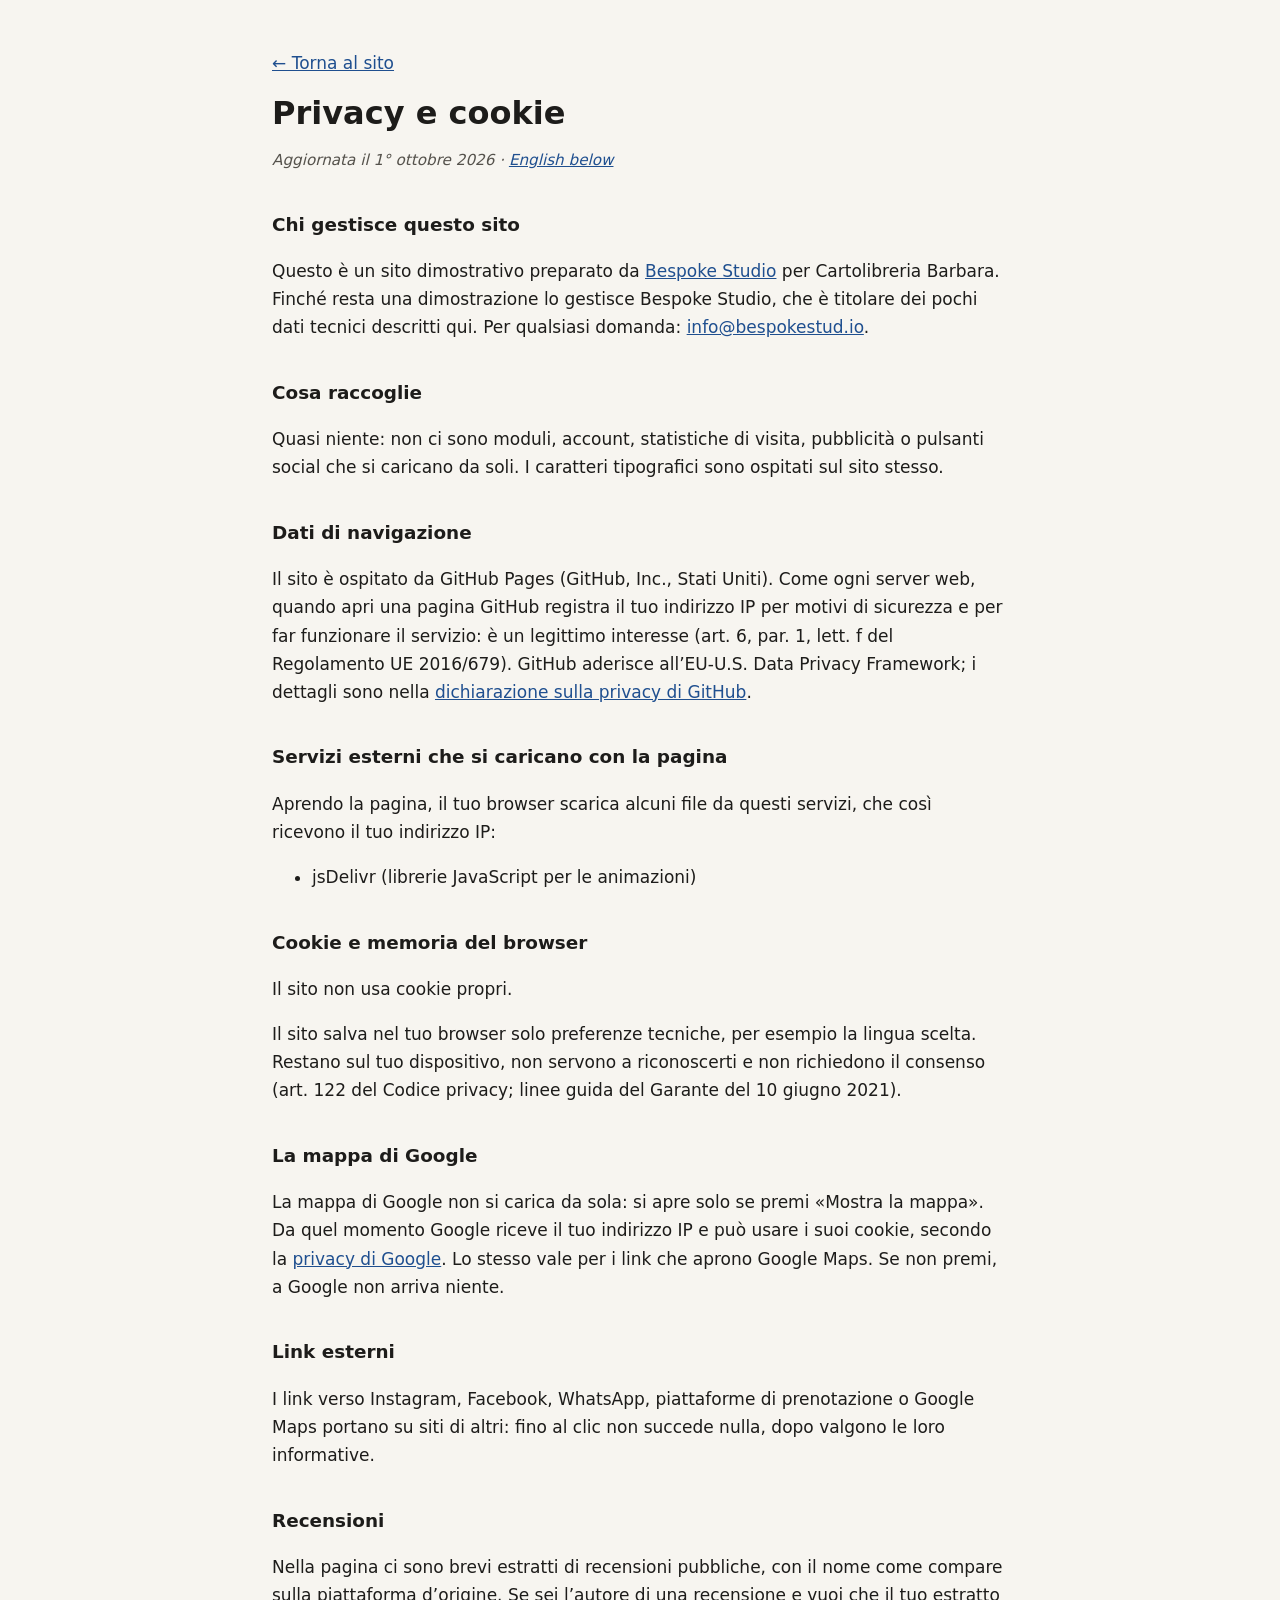
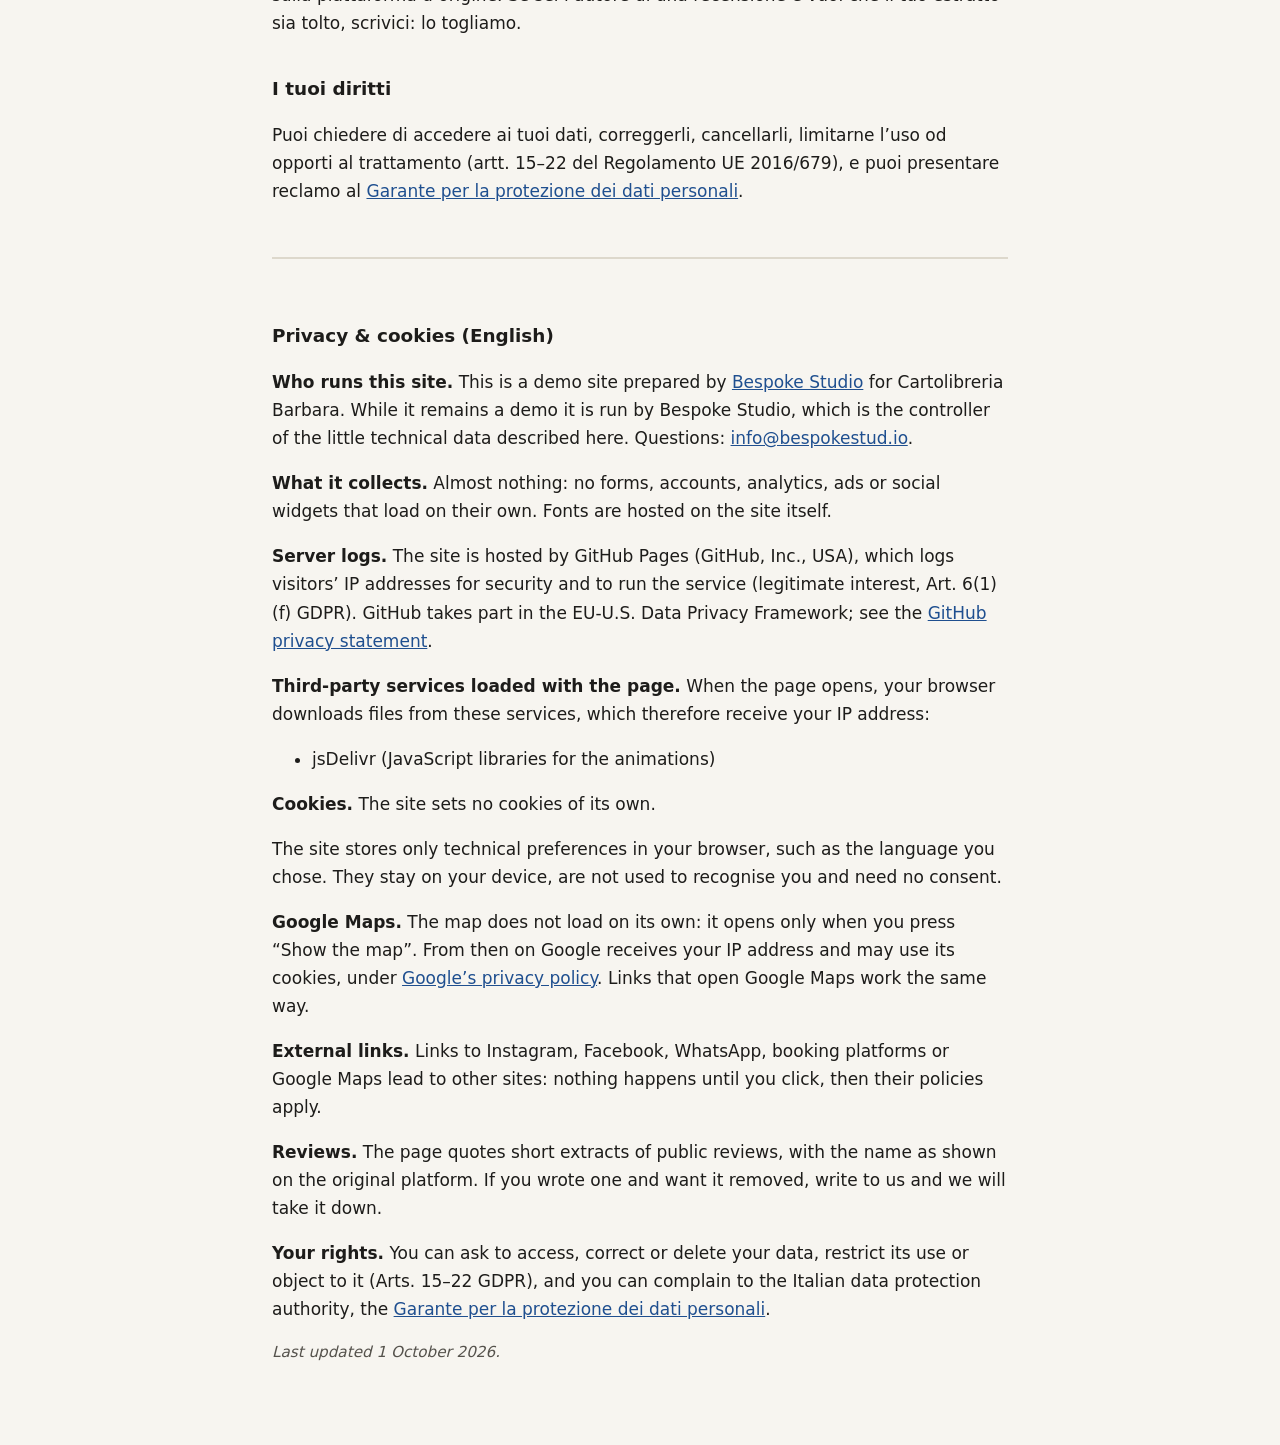
<file: privacy.html>
<!DOCTYPE html>
<html lang="it">
<head>
  <meta charset="UTF-8">
  <meta name="viewport" content="width=device-width, initial-scale=1.0">
  <meta name="robots" content="noindex">
  <title>Privacy e cookie · Cartolibreria Barbara</title>
  <meta name="description" content="Informativa privacy e cookie del sito Cartolibreria Barbara.">
  <style>
    body { margin: 0; background: #f7f5f0; color: #1d1c1a; font: 17px/1.65 system-ui, -apple-system, "Segoe UI", Roboto, sans-serif; }
    main { max-width: 46rem; margin: 0 auto; padding: 32px 20px 64px; }
    h1 { font-size: 2rem; line-height: 1.2; margin: 0.4em 0 0.2em; }
    h2 { font-size: 1.15rem; margin: 2em 0 0.4em; }
    a { color: #1f4f8f; }
    .data { color: #55524c; font-style: italic; font-size: 0.95rem; }
    .en { margin-top: 3em; padding-top: 1.5em; border-top: 2px solid #ddd8cc; }
    code { font-size: 0.9em; background: #ebe7dc; padding: 0 4px; border-radius: 3px; }
  </style>
</head>
<body>
<main>
  <p><a href="index.html">← Torna al sito</a></p>
  <h1>Privacy e cookie</h1>
  <p class="data">Aggiornata il 1° ottobre 2026 · <a href="#english" lang="en">English below</a></p>
  <h2>Chi gestisce questo sito</h2>
  <p>Questo è un sito dimostrativo preparato da <a href="https://bespokestud.io" rel="noopener">Bespoke Studio</a> per Cartolibreria Barbara. Finché resta una dimostrazione lo gestisce Bespoke Studio, che è titolare dei pochi dati tecnici descritti qui. Per qualsiasi domanda: <a href="mailto:info@bespokestud.io">info@bespokestud.io</a>.</p>
  <h2>Cosa raccoglie</h2>
  <p>Quasi niente: non ci sono moduli, account, statistiche di visita, pubblicità o pulsanti social che si caricano da soli. I caratteri tipografici sono ospitati sul sito stesso.</p>
  <h2>Dati di navigazione</h2>
  <p>Il sito è ospitato da GitHub Pages (GitHub, Inc., Stati Uniti). Come ogni server web, quando apri una pagina GitHub registra il tuo indirizzo IP per motivi di sicurezza e per far funzionare il servizio: è un legittimo interesse (art. 6, par. 1, lett. f del Regolamento UE 2016/679). GitHub aderisce all’EU-U.S. Data Privacy Framework; i dettagli sono nella <a href="https://docs.github.com/site-policy/privacy-policies/github-general-privacy-statement" rel="noopener">dichiarazione sulla privacy di GitHub</a>.</p>
  <h2>Servizi esterni che si caricano con la pagina</h2>
  <p>Aprendo la pagina, il tuo browser scarica alcuni file da questi servizi, che così ricevono il tuo indirizzo IP:</p>
  <ul><li>jsDelivr (librerie JavaScript per le animazioni)</li></ul>
  <h2>Cookie e memoria del browser</h2>
  <p>Il sito non usa cookie propri.</p>
  <p>Il sito salva nel tuo browser solo preferenze tecniche, per esempio la lingua scelta. Restano sul tuo dispositivo, non servono a riconoscerti e non richiedono il consenso (art. 122 del Codice privacy; linee guida del Garante del 10 giugno 2021).</p>
  <h2>La mappa di Google</h2>
  <p>La mappa di Google non si carica da sola: si apre solo se premi «Mostra la mappa». Da quel momento Google riceve il tuo indirizzo IP e può usare i suoi cookie, secondo la <a href="https://policies.google.com/privacy?hl=it" rel="noopener">privacy di Google</a>. Lo stesso vale per i link che aprono Google Maps. Se non premi, a Google non arriva niente.</p>
  <h2>Link esterni</h2>
  <p>I link verso Instagram, Facebook, WhatsApp, piattaforme di prenotazione o Google Maps portano su siti di altri: fino al clic non succede nulla, dopo valgono le loro informative.</p>
  <h2>Recensioni</h2>
  <p>Nella pagina ci sono brevi estratti di recensioni pubbliche, con il nome come compare sulla piattaforma d’origine. Se sei l’autore di una recensione e vuoi che il tuo estratto sia tolto, scrivici: lo togliamo.</p>
  <h2>I tuoi diritti</h2>
  <p>Puoi chiedere di accedere ai tuoi dati, correggerli, cancellarli, limitarne l’uso od opporti al trattamento (artt. 15–22 del Regolamento UE 2016/679), e puoi presentare reclamo al <a href="https://www.garanteprivacy.it" rel="noopener">Garante per la protezione dei dati personali</a>.</p>
  <div class="en" id="english" lang="en">
    <h2>Privacy &amp; cookies (English)</h2>
    <p><strong>Who runs this site.</strong> This is a demo site prepared by <a href="https://bespokestud.io" rel="noopener">Bespoke Studio</a> for Cartolibreria Barbara. While it remains a demo it is run by Bespoke Studio, which is the controller of the little technical data described here. Questions: <a href="mailto:info@bespokestud.io">info@bespokestud.io</a>.</p>
    <p><strong>What it collects.</strong> Almost nothing: no forms, accounts, analytics, ads or social widgets that load on their own. Fonts are hosted on the site itself.</p>
    <p><strong>Server logs.</strong> The site is hosted by GitHub Pages (GitHub, Inc., USA), which logs visitors’ IP addresses for security and to run the service (legitimate interest, Art. 6(1)(f) GDPR). GitHub takes part in the EU-U.S. Data Privacy Framework; see the <a href="https://docs.github.com/site-policy/privacy-policies/github-general-privacy-statement" rel="noopener">GitHub privacy statement</a>.</p>
    <p><strong>Third-party services loaded with the page.</strong> When the page opens, your browser downloads files from these services, which therefore receive your IP address:</p><ul><li>jsDelivr (JavaScript libraries for the animations)</li></ul>
    <p><strong>Cookies.</strong> The site sets no cookies of its own.</p>
    <p>The site stores only technical preferences in your browser, such as the language you chose. They stay on your device, are not used to recognise you and need no consent.</p>
    <p><strong>Google Maps.</strong> The map does not load on its own: it opens only when you press “Show the map”. From then on Google receives your IP address and may use its cookies, under <a href="https://policies.google.com/privacy?hl=en" rel="noopener">Google’s privacy policy</a>. Links that open Google Maps work the same way.</p>
    <p><strong>External links.</strong> Links to Instagram, Facebook, WhatsApp, booking platforms or Google Maps lead to other sites: nothing happens until you click, then their policies apply.</p>
    <p><strong>Reviews.</strong> The page quotes short extracts of public reviews, with the name as shown on the original platform. If you wrote one and want it removed, write to us and we will take it down.</p>
    <p><strong>Your rights.</strong> You can ask to access, correct or delete your data, restrict its use or object to it (Arts. 15–22 GDPR), and you can complain to the Italian data protection authority, the <a href="https://www.garanteprivacy.it" rel="noopener">Garante per la protezione dei dati personali</a>.</p>
    <p class="data">Last updated 1 October 2026.</p>
  </div>
</main>
</body>
</html>
</file>
